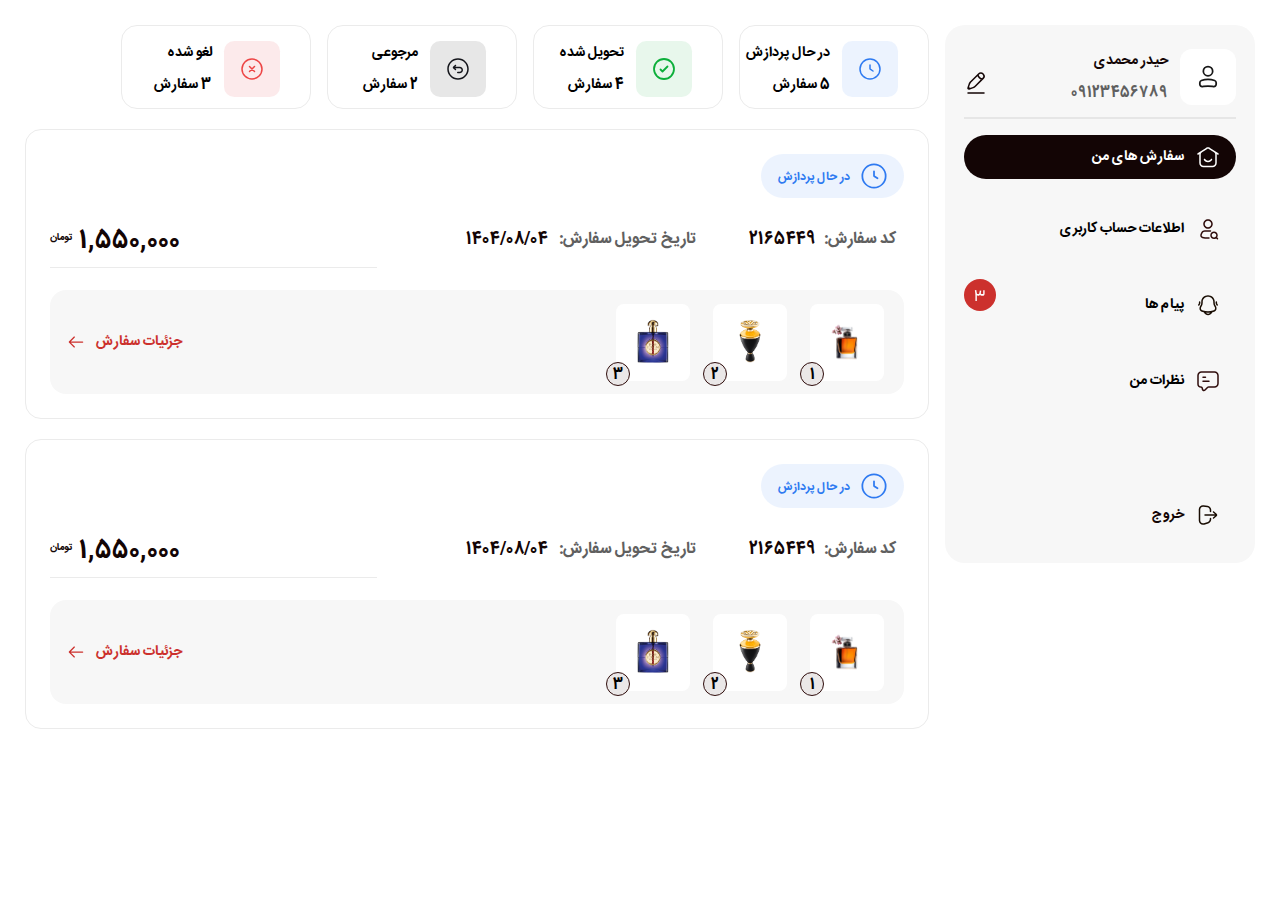
<file: index.html>
<!DOCTYPE html>
<html lang="fa" dir="rtl">
  <head>
    <meta charset="UTF-8" />
    <meta name="viewport" content="width=device-width, initial-scale=1.0" />
    <link rel="stylesheet" href="./css/font.css" />
    <link rel="stylesheet" href="./css/style.css" />
    <title>Task2</title>
  </head>
  <body>
    <section class="order-page container">
      <aside class="sidebar">
        <div class="sidebar__header">
          <div class="sidebar__userinfobox">
            <img
              src="assets/svg/User Avatar.svg"
              alt="پروفایل کاربر"
              class="sidebar-userinfo__img"
            />
            <div class="sidebar__userdetails">
              <span class="sidebar__username">حیدر محمدی</span>
              <span class="sidebar__contact">09123456789</span>
            </div>
          </div>
          <img
            src="assets/svg/Pen.svg"
            alt="ویرایش اطلاعات"
            class="sidebar-pen__img"
          />
        </div>
        <div class="sidebar__account-links">
          <div class="sidebar__order-info">
            <a href="#" class="sidebar__orders-button">
              <img
                src="assets/svg/home-happy.svg"
                alt="سفارش های من"
                class="sidebar-myorders__img"
              />
              <span class="sidebar__myorders">سفارش های من</span>
            </a>
            <div class="sidebar__messages-info">
              <img
                src="assets/svg/user-search.svg"
                alt="پروفایل حساب کاربری"
                class="message-info__img"
              />
              <span class="sidebar--orders-text">اطلاعات حساب کاربری</span>
            </div>
            <div class="multiple__messages">
              <div class="sidebar__messages-info">
                <img
                  src="assets/svg/notification-bell-ringing.svg"
                  alt="پیام ها"
                  class="message-info__img"
                />
                <span class="sidebar--orders-text">پیام ها</span>
              </div>
              <span class="message--badge">
                <img
                  src="assets/svg/Message Badge.svg"
                  alt="بج"
                  class="message--badge-img"
                />
              </span>
            </div>
            <div class="sidebar__messages-info">
              <img
                src="assets/svg/chat-bubble-rectangle.svg"
                alt="نظرات من"
                class="message-info__img"
              />
              <span class="sidebar--orders-text">نظرات من</span>
            </div>
          </div>
          <br /><br /><br />
          <a href="#" class="logout__button">
            <img src="assets/svg/logout.svg" alt="خروج" class="logout-img" />
            <span class="logout-text">خروج</span>
          </a>
        </div>
      </aside>

      <span class="header__title">
        <h3 class="header__text">سفارش های من</h3>
        <span
          ><img
            class="right__svg"
            src="assets/svg/Right.svg"
            alt="رفتن به سفارش های من"
        /></span>
      </span>

      <main class="order-menu">
        <div class="delivery__container">
          <div class="delivery__borderbox selected--borderbox">
            <div class="delivery__details-box">
              <div class="delivery__icon-borderbox time--circle">
                <img
                  src="assets/svg/Time Circle.svg"
                  alt="زمان تحویل"
                  class="delivery__box-img"
                />
              </div>
              <div class="delivery__details">
                <span class="inprogress__text">در حال پردازش</span>
                <span class="order__text">5 سفارش</span>
              </div>
            </div>
          </div>

          <div class="delivery__borderbox">
            <div class="delivery__details-box">
              <div class="delivery__icon-borderbox check--circle">
                <img
                  src="assets/svg/Check Circle.svg"
                  alt="بررسی تحویل"
                  class="delivery__box-img"
                />
              </div>
              <div class="delivery__details">
                <span class="inprogress__text">تحویل شده</span>
                <span class="order__text">4 سفارش</span>
              </div>
            </div>
          </div>

          <div class="delivery__borderbox">
            <div class="delivery__details-box">
              <div class="delivery__icon-borderbox back--circle">
                <img
                  src="assets/svg/circle-u-turn-left-up.svg"
                  alt="مرجوعی"
                  class="delivery__box-img"
                />
              </div>
              <div class="delivery__details">
                <span class="inprogress__text">مرجوعی</span>
                <span class="order__text">2 سفارش</span>
              </div>
            </div>
          </div>

          <div class="delivery__borderbox">
            <div class="delivery__details-box">
              <div class="delivery__icon-borderbox close--circle">
                <img
                  src="assets/svg/Close Circle.svg"
                  alt="زمان تحویل"
                  class="delivery__box-img"
                />
              </div>
              <div class="delivery__details">
                <span class="inprogress__text">لغو شده</span>
                <span class="order__text">3 سفارش</span>
              </div>
            </div>
          </div>
        </div>

        <div class="productinfo__wrapper">
          <span class="badge">
            <img
              src="assets/svg/Time Circle.svg"
              alt="در حال پردازش"
              class="badge__image"
            />
            <span class="badge__text">در حال پردازش</span>
          </span>
          <div class="delivery__info">
            <div class="DeliveryDate__Container">
              <span class="DeliveryDate__Text">تاریخ تحویل سفارش:</span>
              <span class="DeliveryDate__Text DeliveryDate--Color"
                >1404/08/04</span
              >
            </div>

            <div class="OrderCode__Container">
              <span class="DeliveryDate__Text">کد سفارش:</span>
              <span class="DeliveryDate__Text DeliveryDate--Color"
                >2165449</span
              >
            </div>
            <div class="OldPrice_Container">
              <span class="OldPrice">1,550,000</span>
              <span class="OldPrice__Label">تومان</span>
            </div>
          </div>

          <div class="orderdetails-container">
            <div class="orderdetails__products">
              <div class="orderdetails__product">
                <img
                  src="assets/images/product.png"
                  alt="محصول"
                  class="orderdetails__product-image"
                />
                <div class="message__badge">1</div>
              </div>
              <div class="orderdetails__product">
                <img
                  src="assets/images/product1.png"
                  alt="محصول"
                  class="orderdetails__product-image"
                />
                <div class="message__badge">2</div>
              </div>
              <div class="orderdetails__product">
                <img
                  src="assets/images/product2.png"
                  alt="محصول"
                  class="orderdetails__product-image"
                />
                <div class="message__badge">3</div>
              </div>
            </div>
            <div class="orderdetails__div">
              <a href="#" class="orderdetails__button">جزئیات سفارش</a>
              <img
                src="assets/svg/Arrow Icon.svg"
                alt="رفتن به جزئیات سفارش"
                class="orderdetails__arrowicon"
              />
            </div>
          </div>
        </div>
        <div class="productinfo__wrapper">
          <span class="badge">
            <img
              src="assets/svg/Time Circle.svg"
              alt="در حال پردازش"
              class="badge__image"
            />
            <span class="badge__text">در حال پردازش</span>
          </span>
          <div class="delivery__info">
            <div class="DeliveryDate__Container">
              <span class="DeliveryDate__Text">تاریخ تحویل سفارش:</span>
              <span class="DeliveryDate__Text DeliveryDate--Color"
                >1404/08/04</span
              >
            </div>

            <div class="OrderCode__Container">
              <span class="DeliveryDate__Text">کد سفارش:</span>
              <span class="DeliveryDate__Text DeliveryDate--Color"
                >2165449</span
              >
            </div>
            <div class="OldPrice_Container">
              <span class="OldPrice">1,550,000</span>
              <span class="OldPrice__Label">تومان</span>
            </div>
          </div>

          <div class="orderdetails-container">
            <div class="orderdetails__products">
              <div class="orderdetails__product">
                <img
                  src="assets/images/product.png"
                  alt="محصول"
                  class="orderdetails__product-image"
                />
                <div class="message__badge">1</div>
              </div>
              <div class="orderdetails__product">
                <img
                  src="assets/images/product1.png"
                  alt="محصول"
                  class="orderdetails__product-image"
                />
                <div class="message__badge">2</div>
              </div>
              <div class="orderdetails__product">
                <img
                  src="assets/images/product2.png"
                  alt="محصول"
                  class="orderdetails__product-image"
                />
                <div class="message__badge">3</div>
              </div>
            </div>
            <div class="orderdetails__div">
              <a href="#" class="orderdetails__button">جزئیات سفارش</a>
              <img
                src="assets/svg/Arrow Icon.svg"
                alt="رفتن به جزئیات سفارش"
                class="orderdetails__arrowicon"
              />
            </div>
          </div>
        </div>
      </main>
    </section>
  </body>
</html>
</file>
<file: css/font.css>
@font-face {
  font-family: IranSansWeb;
  font-weight: 400;
  font-style: normal;
  src: url(/assets/fonts/IRANSansWeb\(FaNum\)_Bold.woff) format(woff2);
}

body,
button {
  font-family: IranSansWeb;
  font-size: 1.4rem;
}
</file>
<file: css/style.css>
*,
*::before,
*::after {
  margin: 0;
  padding: 0;
  box-sizing: border-box;
  text-decoration: none;
}

html {
  font-size: 62.5%;
}

:root {
  --color-black: #130505;
  --color-white: #ffffff;
  --color-grey: #606060;
  --color-blue: #2e7af1;
  --color-red: #cc312d;
  --bgc-sidebar: #f7f7f7;
  --delivery-borderbox: #ebebeb;
  --bgc-badge: #448cf91a;
  --color-badge: #2e7af1;
}

.container {
  max-width: 1440px;
  margin: 0 auto;
}

.order-page {
  display: grid;
  grid-template-columns: minmax(0, 35rem);
  justify-content: center;
  padding: 1rem;
}

.sidebar {
  display: flex;
  flex-direction: column;
  gap: 1.6rem;
  height: fit-content;
  background-color: var(--bgc-sidebar);
  border-radius: 20px;
  padding: 2.4rem 1.9rem;
}
.sidebar__header {
  display: flex;
  height: 7rem;
  justify-content: space-between;
  border-bottom: 0.2rem solid #e6e6e6;
}
.sidebar__userinfobox {
  display: flex;
  gap: 1.2rem;
  width: 150px;
  height: 56px;
}
.sidebar__userdetails {
  display: flex;
  flex-direction: column;
  gap: 0.8rem;
  width: 82px;
  height: 49px;
}
.sidebar-pen__img:hover {
  cursor: pointer;
  transform: scale(1.2);
  transition: all 0.5s;
}
.sidebar__username {
  color: var(--color-black);
}
.sidebar__contact {
  color: var(--color-grey);
}
.account__links {
  display: flex;
  flex-direction: column;
  gap: 4.8rem;
  width: 272px;
  height: 384px;
}
.sidebar__order-info {
  display: flex;
  flex-direction: column;
  gap: 2.4rem;
  width: 272px;
  height: 284px;
}
.sidebar__orders-button {
  background-color: var(--color-black);
  color: var(--color-white);
  display: flex;
  gap: 1.2rem;
  padding: 1rem 1.6rem;
  border-radius: 44px;
  transition: transform 0.5s;
}
.sidebar__orders-button:hover {
  transform: translate(3px);
}
.multiple__messages {
  display: flex;
  justify-content: space-between;
}
.message--badge {
  position: relative;
  right: 4rem;
}
.sidebar__messages-info {
  display: flex;
  gap: 1.2rem;
  width: 272px;
  height: 52px;
  padding: 1.4rem 1.6rem;
}
.logout__button {
  display: flex;
  gap: 1.2rem;
  width: 272;
  height: 52;
  margin: 1.2rem 1.6rem;
  opacity: 1;
  color: var(--color-black);
}
.logout__button:hover {
  background-color: var(--color-red);
  color: var(--color-white);
  border-radius: 1rem;
  transition: all 0.5s;
  padding: 0.5rem 0;
}

.header__title {
  display: flex;
  justify-content: center;
  width: 100%;
  font-size: 1.5rem;
  border-bottom: 0.2rem solid #f6f6f6;
  padding-bottom: 1.5rem;
  position: relative;
  margin: 1.5rem auto;
}
.header__title span {
  position: absolute;
  top: 0.5rem;
  right: 2rem;
}
.header__text {
  order: 1;
}
.right__svg {
  width: 24px;
  height: 24px;
}
.right__svg:hover {
  cursor: pointer;
  transform: scale(1.2);
  transition: all 0.5s;
}

/* delivery-info__list */
.delivery__container {
  display: flex;
  justify-items: center;
  overflow-x: auto;
  gap: 1.6rem;
}

.delivery__borderbox {
  width: 222px;
  height: 84px;
  border: 1.5px solid var(--delivery-borderbox);
  border-radius: 16px;
  opacity: 1;
  gap: 2.4rem;
  padding: 1.5rem 3rem;
}

.delivery__borderbox:hover {
  border: 2px solid var(--color-red);
}
.delivery__details-box {
  display: flex;
  gap: 1.2rem;
  width: 174px;
  height: 56px;
  opacity: 1;
}
.delivery__icon-borderbox {
  display: flex;
  justify-content: center;

  width: 56px;
  height: 56px;
  border-radius: 10.18px;
  opacity: 1;
}
.delivery__icon-borderbox.time--circle {
  background-color: #448cf91a;
}
.delivery__icon-borderbox.check--circle {
  background-color: #1bac441a;
}
.delivery__icon-borderbox.back--circle {
  background-color: #1717171a;
}
.delivery__icon-borderbox.close--circle {
  background-color: #e5303f1a;
}
.delivery__box-img {
  width: 24px;
}
.delivery__details {
  display: flex;
  flex-direction: column;
  gap: 0.8rem;
  width: 106px;
  height: 53px;
}

/* Badge */

.badge {
  display: flex;
  background-color: var(--bgc-badge);
  width: 143px;
  height: 44px;
  border-radius: 4rem;
  padding: 0.8rem 1.6rem;
}
.badge__text {
  font-size: 1.2rem;
  margin-top: 0.5rem;
  margin-right: 1rem;
  color: var(--color-badge);
}

/* Product Info */
.productinfo__wrapper {
  display: flex;
  flex-direction: column;
  border: 1px solid #ebebeb;
  border-radius: 1.6rem;
  gap: 1.2rem;
  margin-top: 2rem;
  padding: 2.4rem;
}
.DeliveryDate__Container {
  display: flex;
  gap: 1.1rem;
  padding: 0.4rem 0.8rem;
  color: var(--color-black);
}
.productinfo__text {
  display: flex;
  gap: 0.8rem;
  padding: 0.4rem 0.8rem;
}
.OrderCode__Container {
  display: flex;
  gap: 0.8rem;
  padding: 0.4rem 0.8rem;
}
.DeliveryDate__Text {
  font-size: 1.6rem;
  color: var(--color-grey);
}
.DeliveryDate__Text.DeliveryDate--Color {
  color: var(--color-black);
}
.OldPrice_Container {
  display: flex;
  justify-content: flex-end;
  gap: 0.4rem;
  text-align: left;
  margin-top: 2rem;
}
.OldPrice {
  font-size: 2.4rem;
  color: var(--color-black);
  width: 104px;
  height: 37px;
  line-height: 100%;
}
.OldPrice__Label {
  font-size: 1rem;
  color: var(--color-black);
  width: 25px;
  height: 16px;
}

/* OrderDetails */
.orderdetails-container {
  display: flex;
  justify-content: space-between;
  align-items: center;
  border-radius: 16px;
  background-color: var(--bgc-sidebar);
  padding: 1.6rem;
  margin-top: 1rem;
  height: 104px;
}
.orderdetails__products {
  display: flex;
}
.orderdetails__product {
  background-color: var(--color-white);
  border: 4px solid var(--bgc-sidebar);
  border-radius: 12px;
}

.message__badge {
  display: none;
}

.orderdetails__product-image {
  width: 44px;
  height: 44px;
}
.orderdetails__div {
  display: flex;
  flex-shrink: 0;
  gap: 1rem;
}
.orderdetails__button {
  color: var(--color-red);
  font-size: 1.4rem;
}

@media screen and (min-width: 768px) {
  .order-page {
    grid-template-columns:
      minmax(30rem, max-content)
      repeat(auto-fill, 400px);
    gap: 2rem;
  }
  .delivery__container {
    display: grid;
    grid-template-columns: repeat(auto-fit, 20rem) minmax(0, 175px);
    overflow-x: hidden;
  }
  .delivery__borderbox {
    width: 190px;
    height: 84px;
    border: 1.5px solid var(--delivery-borderbox);
    border-radius: 16px;
    opacity: 1;
    gap: 2.4rem;
    padding: 1.5rem 3rem;
  }
  .header__title {
    display: none;
  }
  .message--badge {
    position: static;
  }
}

@media screen and (min-width: 1024px) {
  .container {
    margin: 1.5rem;
  }
  .order-page {
    grid-template-columns: 31rem 1fr;
    gap: 1.6rem;
  }
  .delivery__container {
    display: flex;
    justify-items: center;
    overflow-x: auto;
    gap: 1.6rem;
  }
  .header__title {
    display: none;
  }
  .message--badge {
    position: static;
  }
  .delivery__info {
    display: grid;
    grid-template-columns: 200px 1fr 1fr;
    align-items: center;
  }
  .OrderCode__Container {
    order: -1;
  }
  .OldPrice_Container {
    border-bottom: 1px solid #ebebeb;
  }
  .orderdetails__products {
    gap: 1.5rem;
  }
  .orderdetails__product {
    padding: 1.5rem;
    max-height: 8.5rem;
  }
  .message__badge {
    display: block;
    background-color: #eae7e7;
    border: 0.75px solid #2f0d0c;
    border-radius: 50%;
    width: 24px;
    height: 24px;
    text-align: center;
    position: relative;
    bottom: 1rem;
    right: 4.5rem;
  }
}
</file>
